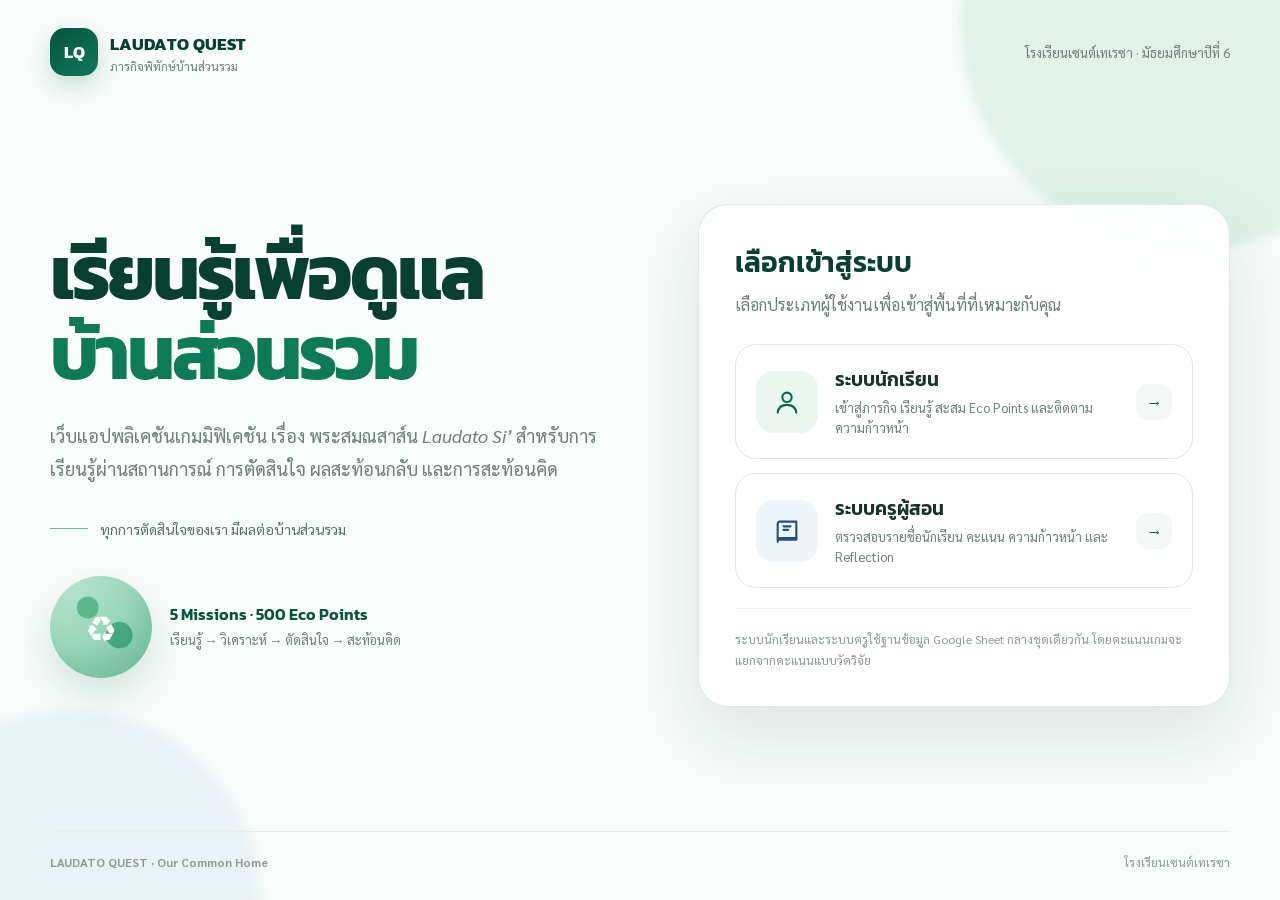
<file: index.html>
<!doctype html>
<html lang="th">
<head>
  <meta charset="utf-8" />
  <meta name="viewport" content="width=device-width, initial-scale=1, viewport-fit=cover" />
  <meta name="theme-color" content="#0b6b4f" />
  <meta name="description" content="หน้าหลัก LAUDATO QUEST เลือกเข้าสู่ระบบนักเรียนหรือระบบครูผู้สอน" />
  <title>LAUDATO QUEST | หน้าหลักระบบ</title>
  <link rel="preconnect" href="https://fonts.googleapis.com">
  <link rel="preconnect" href="https://fonts.gstatic.com" crossorigin>
  <link href="https://fonts.googleapis.com/css2?family=Kanit:wght@400;500;600;700&family=Sarabun:wght@400;500;600;700&display=swap" rel="stylesheet">
  <link rel="stylesheet" href="portal.css" />
  <link rel="stylesheet" href="responsive.css" />
</head>
<body>
  <div class="portal-shell">
    <div class="bg-orb orb-one"></div>
    <div class="bg-orb orb-two"></div>

    <header class="portal-header">
      <a class="brand" href="index.html" aria-label="LAUDATO QUEST หน้าหลัก">
        <span class="brand-mark">LQ</span>
        <span class="brand-copy">
          <strong>LAUDATO QUEST</strong>
          <span>ภารกิจพิทักษ์บ้านส่วนรวม</span>
        </span>
      </a>
      <div class="school-label">โรงเรียนเซนต์เทเรซา · มัธยมศึกษาปีที่ 6</div>
    </header>

    <main class="portal-main">
      <section class="hero-copy">
        <h1>เรียนรู้เพื่อดูแล<br><span>บ้านส่วนรวม</span></h1>
        <p>เว็บแอปพลิเคชันเกมมิฟิเคชัน เรื่อง พระสมณสาส์น <em>Laudato Si’</em> สำหรับการเรียนรู้ผ่านสถานการณ์ การตัดสินใจ ผลสะท้อนกลับ และการสะท้อนคิด</p>
        <div class="quote">ทุกการตัดสินใจของเรา มีผลต่อบ้านส่วนรวม</div>
        <div class="portal-visual" aria-hidden="true">
          <div class="earth">♻</div>
          <div class="visual-copy">
            <strong>5 Missions · 500 Eco Points</strong>
            <span>เรียนรู้ → วิเคราะห์ → ตัดสินใจ → สะท้อนคิด</span>
          </div>
        </div>
      </section>

      <section class="entry-panel" aria-labelledby="entryTitle">
        <h2 id="entryTitle">เลือกเข้าสู่ระบบ</h2>
        <p>เลือกประเภทผู้ใช้งานเพื่อเข้าสู่พื้นที่ที่เหมาะกับคุณ</p>

        <div class="entry-list">
          <a class="entry-card student" href="student.html">
            <span class="entry-icon" aria-hidden="true">
              <svg viewBox="0 0 24 24"><circle cx="12" cy="8" r="4"></circle><path d="M4 21c.7-4.3 3.3-6.5 8-6.5s7.3 2.2 8 6.5"></path></svg>
            </span>
            <span class="entry-copy">
              <strong>ระบบนักเรียน</strong>
              <span>เข้าสู่ภารกิจ เรียนรู้ สะสม Eco Points และติดตามความก้าวหน้า</span>
            </span>
            <span class="entry-arrow" aria-hidden="true">→</span>
          </a>

          <a class="entry-card teacher" href="teacher.html">
            <span class="entry-icon" aria-hidden="true">
              <svg viewBox="0 0 24 24"><path d="M4 19.5V5.8A1.8 1.8 0 0 1 5.8 4H20v15.5H5.8A1.8 1.8 0 0 0 4 21.3"></path><path d="M4 19.5A1.8 1.8 0 0 1 5.8 18H20"></path><path d="M9 8h6"></path><path d="M9 11h4"></path></svg>
            </span>
            <span class="entry-copy">
              <strong>ระบบครูผู้สอน</strong>
              <span>ตรวจสอบรายชื่อนักเรียน คะแนน ความก้าวหน้า และ Reflection</span>
            </span>
            <span class="entry-arrow" aria-hidden="true">→</span>
          </a>
        </div>

        <div class="portal-note">ระบบนักเรียนและระบบครูใช้ฐานข้อมูล Google Sheet กลางชุดเดียวกัน โดยคะแนนเกมจะแยกจากคะแนนแบบวัดวิจัย</div>
      </section>
    </main>

    <footer class="portal-footer">
      <strong>LAUDATO QUEST · Our Common Home</strong>
      <span>โรงเรียนเซนต์เทเรซา</span>
    </footer>
  </div>
</body>
</html>
</file>
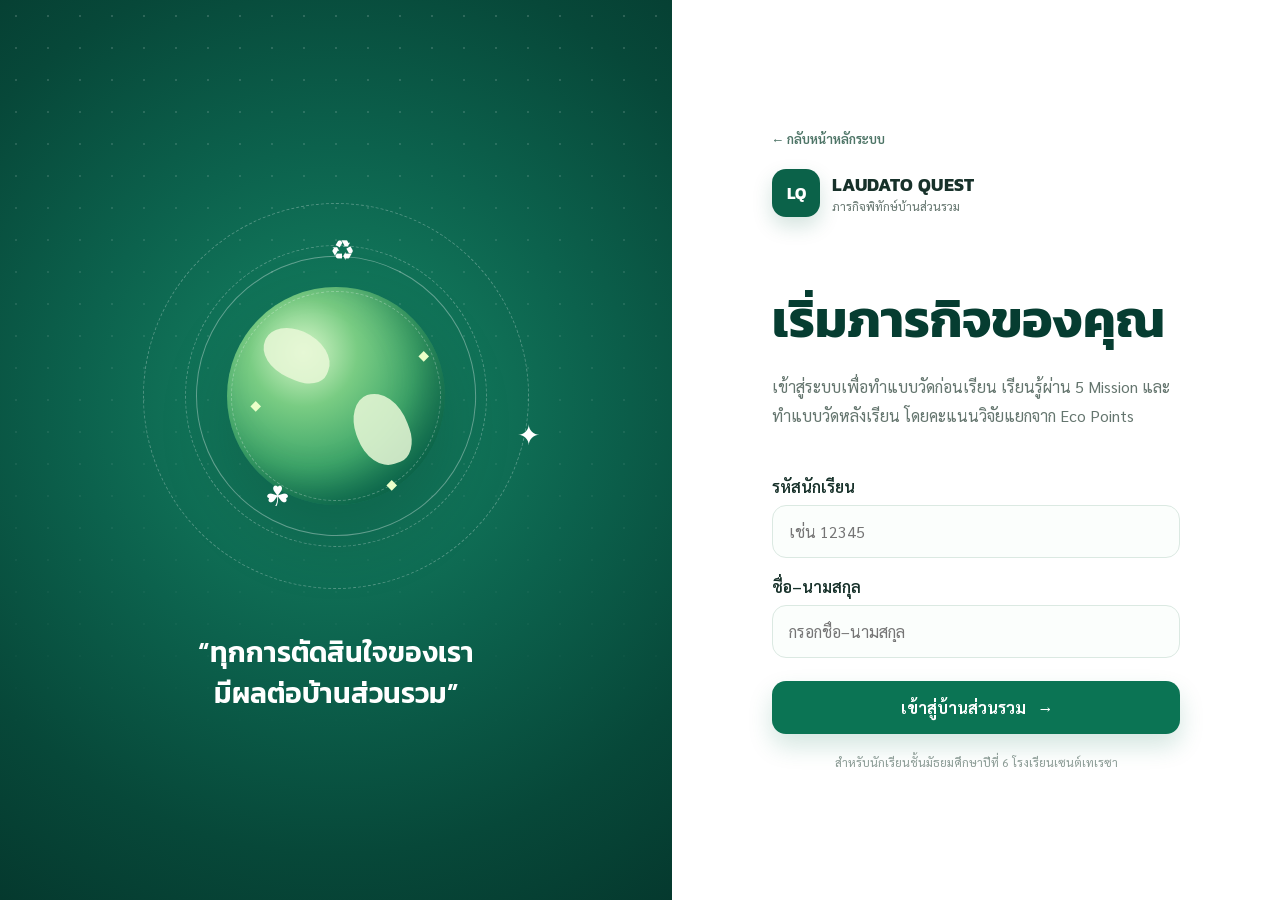
<file: student.html>
<!doctype html>
<html lang="th">
<head>
  <meta charset="utf-8" />
  <meta name="viewport" content="width=device-width, initial-scale=1, viewport-fit=cover" />
  <meta name="theme-color" content="#0b6b4f" />
  <meta name="description" content="LAUDATO QUEST ระบบนักเรียน" />
  <title>LAUDATO QUEST | ระบบนักเรียน</title>
  <link rel="preconnect" href="https://fonts.googleapis.com">
  <link rel="preconnect" href="https://fonts.gstatic.com" crossorigin>
  <link href="https://fonts.googleapis.com/css2?family=Kanit:wght@400;500;600;700&family=Sarabun:wght@400;500;600;700&display=swap" rel="stylesheet">
  <link rel="stylesheet" href="styles.css" />
  <link rel="stylesheet" href="research.css" />
  <link rel="stylesheet" href="responsive.css" />
  <style>
    .account-actions{display:flex;align-items:center;gap:8px}.logout-button{height:50px;border:1px solid #e6ece9;background:#fff;color:#7a4b45;border-radius:16px;padding:0 14px;display:flex;align-items:center;gap:7px;font-weight:700}.logout-button svg{width:18px;height:18px;fill:none;stroke:currentColor;stroke-width:2;stroke-linecap:round;stroke-linejoin:round}.portal-back{display:inline-flex;align-items:center;gap:7px;color:#4d7466;text-decoration:none;font:600 13px "Sarabun";margin-bottom:22px}@media(max-width:760px){.logout-button{width:44px;height:44px;padding:0;justify-content:center;border-radius:13px}.logout-button .logout-text{display:none}.account-actions{gap:6px}.profile-pill{padding-right:8px}}
  </style>
</head>
<body>
  <div class="ambient ambient-one"></div><div class="ambient ambient-two"></div>

  <section class="login-screen" id="loginScreen" aria-labelledby="loginTitle">
    <div class="login-visual" aria-hidden="true">
      <div class="planet-wrap"><div class="planet"><span class="leaf leaf-a">◆</span><span class="leaf leaf-b">◆</span><span class="leaf leaf-c">◆</span><div class="planet-ring"></div></div><div class="orbit orbit-a"><span>♻</span></div><div class="orbit orbit-b"><span>✦</span></div><div class="orbit orbit-c"><span>☘</span></div></div>
      <p class="visual-quote">“ทุกการตัดสินใจของเรา<br>มีผลต่อบ้านส่วนรวม”</p>
    </div>
    <div class="login-panel">
      <a class="portal-back" href="index.html">← กลับหน้าหลักระบบ</a>
      <div class="brand brand-login"><div class="brand-mark">LQ</div><div><strong>LAUDATO QUEST</strong><span>ภารกิจพิทักษ์บ้านส่วนรวม</span></div></div>
      <div class="login-copy"><h1 id="loginTitle">เริ่มภารกิจของคุณ</h1><p>เข้าสู่ระบบเพื่อทำแบบวัดก่อนเรียน เรียนรู้ผ่าน 5 Mission และทำแบบวัดหลังเรียน โดยคะแนนวิจัยแยกจาก Eco Points</p></div>
      <form id="loginForm" class="login-form"><label><span>รหัสนักเรียน</span><input id="studentId" name="studentId" inputmode="numeric" autocomplete="username" placeholder="เช่น 12345" required /></label><label><span>ชื่อ–นามสกุล</span><input id="studentName" name="studentName" autocomplete="name" placeholder="กรอกชื่อ–นามสกุล" required /></label><button class="btn btn-primary btn-large" type="submit">เข้าสู่บ้านส่วนรวม <span>→</span></button></form>
      <p class="login-note">สำหรับนักเรียนชั้นมัธยมศึกษาปีที่ 6 โรงเรียนเซนต์เทเรซา</p>
    </div>
  </section>

  <div class="app-shell is-hidden" id="appShell">
    <header class="topbar">
      <a class="brand" href="#home"><div class="brand-mark">LQ</div><div><strong>LAUDATO QUEST</strong><span>ภารกิจพิทักษ์บ้านส่วนรวม</span></div></a>
      <nav class="nav-links"><a class="active" href="#home">หน้าหลัก</a><a href="#researchFlow">ลำดับการเรียนรู้</a><a href="#missions">ภารกิจ</a><a href="#progress">ความก้าวหน้า</a></nav>
      <div class="account-actions"><button class="profile-pill" id="profileButton" type="button"><span class="avatar" id="avatarInitial">T</span><span class="profile-copy"><strong id="profileName">นักเรียน</strong><small id="profileLevel">Eco Explorer</small></span></button><button class="logout-button" id="logoutButton" type="button" aria-label="ออกจากระบบ"><svg viewBox="0 0 24 24"><path d="M10 17l5-5-5-5"></path><path d="M15 12H3"></path><path d="M14 3h4a2 2 0 0 1 2 2v14a2 2 0 0 1-2 2h-4"></path></svg><span class="logout-text">ออกจากระบบ</span></button></div>
    </header>

    <main>
      <div class="system-notice is-hidden" id="systemNotice"></div>
      <section class="hero" id="home">
        <div class="hero-copy"><p class="section-label">OUR COMMON HOME</p><h1>5 ภารกิจ เพื่อมองโลก<br><span>ด้วยความรับผิดชอบ</span></h1><p class="hero-description">เรียนรู้จากสถานการณ์ใกล้ตัว เชื่อมโยงผลกระทบ ตัดสินใจ และสะท้อนการเปลี่ยนแปลงของตัวเองตามแนวคิด <em>Laudato Si’</em></p><div class="hero-actions"><button class="btn btn-primary" id="continueButton" type="button">เริ่มการเรียนรู้ <span>→</span></button><button class="btn btn-ghost" id="howToPlayButton" type="button">วิธีเล่น</button><button class="btn btn-certificate is-hidden" id="certificateButton" type="button">ใบประกาศ Guardian</button></div></div>
        <div class="hero-dashboard"><div class="hero-orbit"><div class="mini-earth">♻</div><span class="dot dot-1"></span><span class="dot dot-2"></span><span class="dot dot-3"></span></div><div class="progress-ring" id="progressRing" style="--progress:0"><div><strong id="progressPercent">0%</strong><span>ความก้าวหน้า</span></div></div><div class="current-status"><span>ระดับปัจจุบัน</span><strong id="heroLevel">Eco Explorer</strong><small id="heroLevelThai">ผู้เริ่มสำรวจ</small></div></div>
      </section>

      <section class="research-flow-section" id="researchFlow">
        <div class="section-heading"><div><p class="section-label">RESEARCH LEARNING FLOW</p><h2>ลำดับการเรียนรู้และการเก็บข้อมูล</h2><p>คะแนนแบบวัดก่อน–หลังเรียนแยกจากคะแนนเกม Eco Points และใช้สำหรับการวิเคราะห์ผลการวิจัย</p></div></div>
        <div class="research-flow-grid">
          <article class="research-step pending" id="pretestStep"><span class="research-step-no">01</span><div><small>ก่อนเริ่มเกม</small><h3>แบบวัดก่อนเรียน</h3><p>แบบวัดจิตสำนึกรับผิดชอบต่อสิ่งแวดล้อม 40 ข้อ</p><strong class="research-step-status">รอดำเนินการ</strong><button class="research-action" id="pretestButton" type="button">ทำแบบวัดก่อนเรียน</button></div></article>
          <article class="research-step pending" id="missionsStep"><span class="research-step-no">02</span><div><small>การจัดการเรียนรู้</small><h3>LAUDATO QUEST</h3><p>เรียนรู้ผ่าน 5 Mission พร้อม Situation Challenge, Feedback และ Reflection</p><strong class="research-step-status">0/5 Mission</strong><a class="research-action link" href="#missions">ดูภารกิจ</a></div></article>
          <article class="research-step pending" id="posttestStep"><span class="research-step-no">03</span><div><small>หลังครบทุก Mission</small><h3>แบบวัดหลังเรียน</h3><p>ใช้แบบวัดชุดเดียวกับก่อนเรียนเพื่อเปรียบเทียบผล</p><strong class="research-step-status">รอดำเนินการ</strong><button class="research-action blue" id="posttestButton" type="button">ผ่าน 5 Mission เพื่อปลดล็อก</button></div></article>
        </div>
      </section>

      <section class="stat-strip" id="progress"><article><span class="stat-icon">✦</span><div><strong id="ecoPoints">0</strong><span>Eco Points</span></div></article><article><span class="stat-icon">✓</span><div><strong id="completedCount">0/5</strong><span>ภารกิจสำเร็จ</span></div></article><article><span class="stat-icon">◇</span><div><strong id="badgeCount">0</strong><span>เหรียญที่ได้รับ</span></div></article><article><span class="stat-icon">↗</span><div><strong id="nextTarget">100</strong><span>คะแนนสู่ระดับถัดไป</span></div></article></section>

      <section class="mission-section" id="missions"><div class="section-heading"><div><p class="section-label">MISSION JOURNEY</p><h2>เส้นทางผู้พิทักษ์บ้านส่วนรวม</h2><p>ผ่านแต่ละภารกิจเพื่อปลดล็อกบทเรียนถัดไป ทุก Mission เต็ม 100 Eco Points</p></div><div class="legend"><span class="legend-dot done"></span>สำเร็จ <span class="legend-dot open"></span>พร้อมเล่น <span class="legend-dot locked"></span>ล็อก</div></div><div class="journey" id="missionJourney"></div></section>

      <section class="learning-section"><div class="learning-copy"><p class="section-label">HOW YOU LEARN</p><h2>ไม่ใช่แค่ตอบถูก แต่ต้องเห็นผลของการเลือก</h2><p>เกมจะพาคุณผ่านวงจรการเรียนรู้ที่เชื่อมความรู้ คุณค่า ความรับผิดชอบ และการปฏิบัติจริงเข้าด้วยกัน</p></div><div class="learning-flow"><div><span>01</span><strong>เรียนรู้</strong><small>สำรวจข้อมูลสำคัญ</small></div><i>→</i><div><span>02</span><strong>วิเคราะห์</strong><small>เชื่อมสาเหตุและผลกระทบ</small></div><i>→</i><div><span>03</span><strong>ตัดสินใจ</strong><small>เลือกจากสถานการณ์จริง</small></div><i>→</i><div><span>04</span><strong>สะท้อนคิด</strong><small>พิจารณาสิ่งที่จะเปลี่ยน</small></div></div></section>
    </main>
    <footer><div class="footer-brand"><strong>LAUDATO QUEST</strong><span>เว็บแอปพลิเคชันเกมมิฟิเคชันเพื่อการเรียนรู้</span></div><p>โรงเรียนเซนต์เทเรซา · Laudato Si’ · Our Common Home</p></footer>
  </div>

  <dialog class="modal" id="missionModal"><div class="modal-shell"><button class="modal-close" id="missionClose" type="button">×</button><div class="modal-progress"><span id="modalProgressBar"></span></div><div id="missionModalContent"></div></div></dialog>
  <dialog class="modal compact" id="howToModal"><div class="modal-shell"><button class="modal-close" id="howToClose" type="button">×</button><div class="howto-content"><p class="section-label">HOW TO PLAY</p><h2>วิธีเล่น LAUDATO QUEST</h2><ol><li><span>1</span><div><strong>ทำแบบวัดก่อนเรียน</strong><p>ระบบเก็บคะแนนวิจัยแยกจาก Eco Points</p></div></li><li><span>2</span><div><strong>ผ่าน 5 Mission</strong><p>อ่าน Learning Card วิเคราะห์สถานการณ์ และรับ Feedback</p></div></li><li><span>3</span><div><strong>Reflection</strong><p>สะท้อนสิ่งที่เรียนรู้และ Eco Commitment</p></div></li><li><span>4</span><div><strong>ทำแบบวัดหลังเรียน</strong><p>เมื่อผ่านครบทุก Mission ระบบจะปลดล็อก Posttest</p></div></li></ol></div></div></dialog>
  <dialog class="assessment-modal" id="assessmentModal"><div class="assessment-shell"><button class="modal-close" id="assessmentClose" type="button">×</button><div id="assessmentContent"></div></div></dialog>
  <div class="toast" id="toast" role="status" aria-live="polite"></div>
  <script src="app.js"></script>
  <script src="student-patch.js"></script>
</body>
</html>
</file>
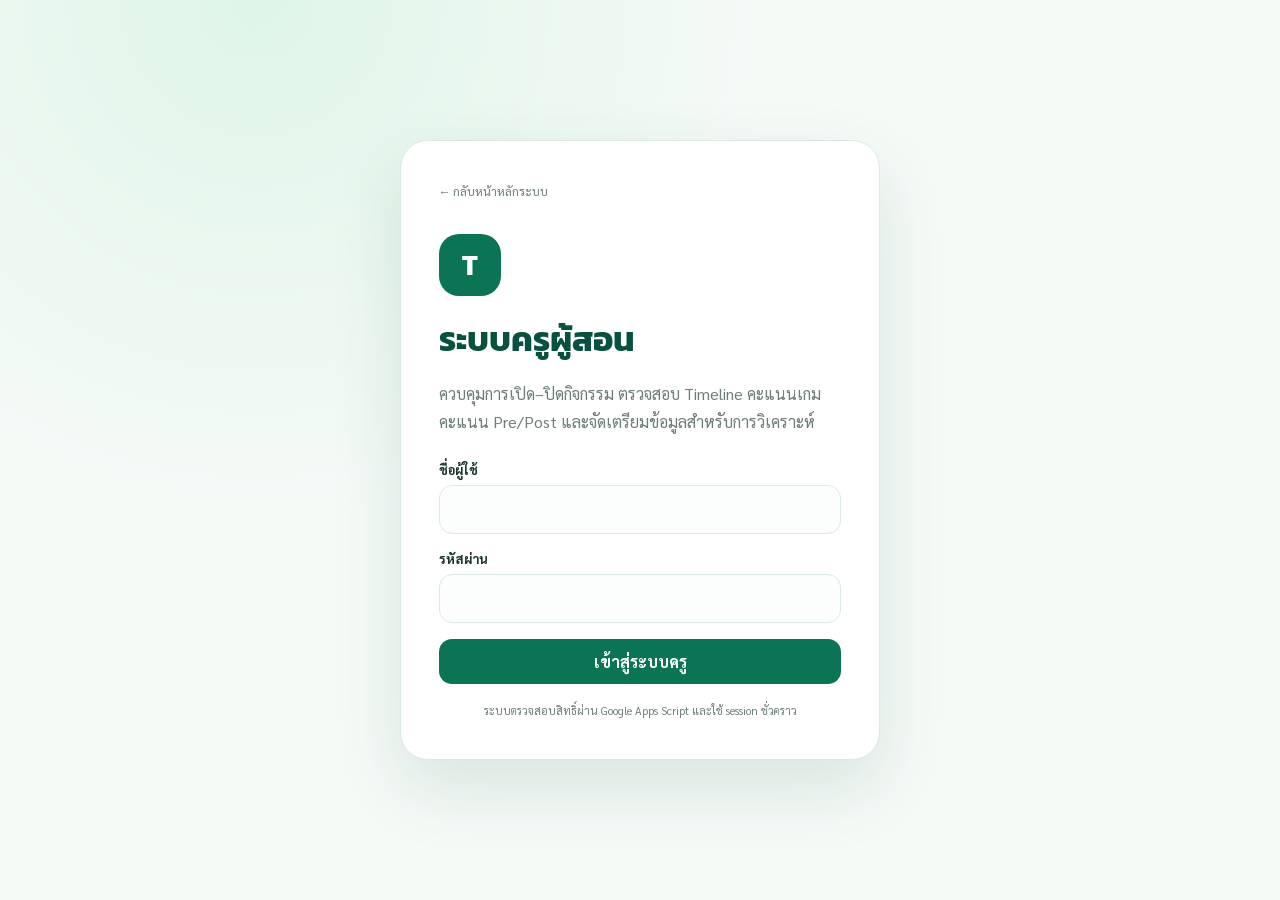
<file: teacher.html>
<!doctype html><html lang="th"><head><meta charset="utf-8"><meta name="viewport" content="width=device-width, initial-scale=1, viewport-fit=cover"><meta name="theme-color" content="#0b6249"><title>LAUDATO QUEST | ระบบครูผู้สอน</title><link rel="preconnect" href="https://fonts.googleapis.com"><link rel="preconnect" href="https://fonts.gstatic.com" crossorigin><link href="https://fonts.googleapis.com/css2?family=Kanit:wght@400;500;600;700&family=Sarabun:wght@400;500;600;700&display=swap" rel="stylesheet"><link rel="stylesheet" href="teacher.css"><link rel="stylesheet" href="research.css"><link rel="stylesheet" href="responsive.css"></head><body>
<section class="teacher-login" id="teacherLoginView"><div class="login-card"><a class="back-link" href="index.html">← กลับหน้าหลักระบบ</a><div class="teacher-mark">T</div><h1>ระบบครูผู้สอน</h1><p>ควบคุมการเปิด–ปิดกิจกรรม ตรวจสอบ Timeline คะแนนเกม คะแนน Pre/Post และจัดเตรียมข้อมูลสำหรับการวิเคราะห์</p><form id="teacherLoginForm"><label><span>ชื่อผู้ใช้</span><input id="teacherUsername" autocomplete="username" required></label><label><span>รหัสผ่าน</span><input id="teacherPin" type="password" inputmode="numeric" autocomplete="current-password" required></label><button type="submit" class="primary-btn" id="teacherLoginButton">เข้าสู่ระบบครู</button></form><p class="security-note">ระบบตรวจสอบสิทธิ์ผ่าน Google Apps Script และใช้ session ชั่วคราว</p></div></section>
<div class="dashboard hidden" id="teacherDashboard">
<header class="teacher-topbar"><a class="brand" href="teacher.html"><span class="brand-mark">LQ</span><span><strong>LAUDATO QUEST</strong><small>Teacher Dashboard</small></span></a><div class="top-actions"><span class="teacher-name" id="teacherName">ครูผู้สอน</span><button class="secondary-btn" id="refreshButton" type="button">รีเฟรช</button><button class="logout-btn" id="teacherLogoutButton" type="button">ออกจากระบบ</button></div></header>
<main class="teacher-main">
<section class="page-head"><div><h1>ภาพรวมการเรียนรู้ของนักเรียน</h1><p>ติดตาม Pretest → Mission 1–5 → Posttest และควบคุมการเปิดใช้งานจากหน้าจอเดียว</p></div><div class="system-status"><span id="gameStatusDot"></span><div><small>สถานะระบบนักเรียน</small><strong id="gameStatusText">—</strong></div></div></section>
<section class="summary-grid"><article><small>นักเรียน ม.6/5</small><strong id="metricStudents">0</strong><span>คน</span></article><article><small>เข้าสู่ระบบแล้ว</small><strong id="metricLoggedIn">0</strong><span>คน</span></article><article><small>ทำ Pretest แล้ว</small><strong id="metricPretest">0</strong><span>คน</span></article><article><small>เริ่ม Mission</small><strong id="metricStarted">0</strong><span>คน</span></article><article><small>รอ Posttest</small><strong id="metricWaitingPost">0</strong><span>คน</span></article><article><small>ครบกระบวนการ</small><strong id="metricCompleted">0</strong><span>คน</span></article><article><small>Eco Points เฉลี่ย</small><strong id="metricAverage">0</strong><span>คะแนน</span></article></section>

<section class="teacher-control-panel"><div class="control-head"><div><h2>ควบคุมการใช้งาน</h2><p>การเปลี่ยนแปลงมีผลกับนักเรียนเมื่อเรียกข้อมูลครั้งถัดไป</p></div><div class="report-actions"><button class="report-btn" id="exportCsvButton" type="button">ดาวน์โหลด CSV</button><button class="report-btn excel" id="exportExcelButton" type="button">ดาวน์โหลด Excel</button><button class="report-btn backup" id="backupButton" type="button">สำรองข้อมูลตอนนี้</button></div></div>
<div class="control-global-grid"><article class="control-card"><small>ระบบนักเรียน</small><strong id="controlGameLabel">—</strong><div class="toggle-row"><button class="toggle-btn" id="gameOpenButton">เปิด</button><button class="toggle-btn" id="gameCloseButton">ปิด</button></div></article><article class="control-card"><small>การส่งคำตอบ</small><strong id="controlAnswerLabel">—</strong><div class="toggle-row"><button class="toggle-btn" id="answersOpenButton">เปิด</button><button class="toggle-btn" id="answersCloseButton">ปิด</button></div></article><article class="control-card"><small>Mission ที่กำลังใช้งาน</small><strong>กำหนดภารกิจหลัก</strong><select id="activeMissionSelect"><option value="ALL">ALL · เปิดตามสถานะราย Mission</option></select></article><article class="control-card"><small>แบบวัดวิจัย</small><strong>Pretest / Posttest</strong><div class="toggle-row"><button class="toggle-btn" id="pretestToggle">Pretest</button><button class="toggle-btn" id="posttestToggle">Posttest</button></div></article></div>
<div class="mission-control-list" id="missionControlList"></div></section>

<section class="mission-overview"><div class="section-title"><div><h2>ความก้าวหน้าราย Mission</h2><p>จำนวนผู้เรียนที่เริ่มและผ่านแต่ละภารกิจ</p></div><span id="lastUpdated">—</span></div><div class="mission-bars" id="missionBars"></div></section>
<section class="students-section"><div class="section-title student-tools"><div><h2>รายชื่อนักเรียน</h2><p>กดรายชื่อเพื่อดู Timeline คะแนนแต่ละด้าน และ Reflection</p></div><div class="filters"><input id="studentSearch" type="search" placeholder="ค้นหารหัสหรือชื่อ..."><select id="statusFilter"><option value="all">ทั้งหมด</option><option value="not-started">🔴 ยังไม่เริ่ม</option><option value="started">🟡 กำลังทำ</option><option value="waiting-posttest">🔵 รอ Posttest</option><option value="completed">🟢 ครบกระบวนการ</option><option value="missing-M01">ยังไม่ผ่าน Mission 1</option><option value="missing-M02">ยังไม่ผ่าน Mission 2</option><option value="missing-M03">ยังไม่ผ่าน Mission 3</option><option value="missing-M04">ยังไม่ผ่าน Mission 4</option><option value="missing-M05">ยังไม่ผ่าน Mission 5</option><option value="missing-posttest">ยังไม่ทำ Posttest</option><option value="test">บัญชีทดสอบ</option></select></div></div><div class="table-wrap"><table><thead><tr><th>รหัส</th><th>ชื่อ–นามสกุล</th><th>ล่าสุด</th><th>Pretest</th><th>Mission</th><th>Posttest</th><th>Eco Points</th><th>สถานะ</th><th></th></tr></thead><tbody id="studentsTableBody"></tbody></table></div><div class="empty-state hidden" id="emptyStudents">ไม่พบข้อมูลที่ตรงกับตัวกรอง</div></section>
</main></div>
<dialog id="studentDetailDialog" class="detail-dialog"><div class="detail-shell"><button class="dialog-close" id="detailCloseButton" type="button">×</button><div id="studentDetailContent"></div></div></dialog><div class="toast" id="teacherToast" role="status" aria-live="polite"></div><script src="teacher.js"></script></body></html>
</file>
<file: portal.css>
:root{
  --green-950:#073f31;
  --green-900:#07533e;
  --green-800:#0a664c;
  --green-700:#0d7a58;
  --green-100:#dff2e9;
  --mint-50:#f4fbf7;
  --mint-100:#e9f7f0;
  --ink:#17332a;
  --muted:#6d8078;
  --line:#dce9e2;
  --surface:#ffffff;
  --teacher:#244f78;
  --teacher-soft:#eef5fb;
  --shadow:0 28px 70px rgba(17,80,59,.13);
}
*{box-sizing:border-box}
html{scroll-behavior:smooth}
body{margin:0;min-height:100vh;font-family:"Sarabun",sans-serif;color:var(--ink);background:#f8fcfa;overflow-x:hidden}
a{text-decoration:none;color:inherit}
button,a{font-family:inherit}
.portal-shell{min-height:100vh;position:relative;display:flex;flex-direction:column;isolation:isolate}
.bg-orb{position:fixed;border-radius:999px;filter:blur(4px);z-index:-2;pointer-events:none}
.orb-one{width:460px;height:460px;background:rgba(57,170,120,.12);top:-210px;right:-140px}
.orb-two{width:380px;height:380px;background:rgba(88,150,205,.09);bottom:-190px;left:-120px}
.portal-header{width:min(1180px,calc(100% - 40px));margin:0 auto;padding:28px 0;display:flex;justify-content:space-between;align-items:center;gap:18px}
.brand{display:flex;align-items:center;gap:12px}.brand-mark{width:48px;height:48px;border-radius:15px;background:linear-gradient(145deg,var(--green-900),var(--green-700));display:grid;place-items:center;color:#fff;font:700 17px "Kanit";box-shadow:0 10px 24px rgba(8,103,75,.2)}
.brand-copy strong,.brand-copy span{display:block}.brand-copy strong{font:700 17px "Kanit";letter-spacing:.02em;color:var(--green-950)}.brand-copy span{font-size:12px;color:var(--muted);margin-top:1px}
.school-label{font-size:13px;color:var(--muted);text-align:right}
.portal-main{width:min(1180px,calc(100% - 40px));margin:auto;display:grid;grid-template-columns:minmax(0,1fr) minmax(500px,.92fr);align-items:center;gap:70px;padding:48px 0 72px}
.hero-copy h1{font:700 clamp(44px,6vw,76px)/1.05 "Kanit";letter-spacing:-.04em;margin:0;color:var(--green-950)}.hero-copy h1 span{color:var(--green-700)}
.hero-copy>p{font-size:18px;line-height:1.85;color:var(--muted);max-width:650px;margin:26px 0 0}
.quote{display:flex;align-items:center;gap:12px;margin-top:34px;color:#587069;font-size:14px}.quote::before{content:"";width:38px;height:1px;background:#83ae9e}
.portal-visual{margin-top:38px;display:flex;align-items:center;gap:18px}.earth{width:102px;height:102px;border-radius:50%;display:grid;place-items:center;background:radial-gradient(circle at 37% 31%,#59b98c 0 11%,transparent 12%),radial-gradient(circle at 68% 58%,#47aa7d 0 14%,transparent 15%),linear-gradient(145deg,#b9e8d1,#7cc7a5);color:#fff;font-size:36px;box-shadow:inset -10px -13px 25px rgba(5,92,65,.12),0 18px 38px rgba(11,105,77,.16)}
.visual-copy strong,.visual-copy span{display:block}.visual-copy strong{font:600 16px "Kanit";color:var(--green-900)}.visual-copy span{color:var(--muted);font-size:13px;margin-top:4px;line-height:1.6}
.entry-panel{background:rgba(255,255,255,.9);border:1px solid rgba(220,233,226,.95);border-radius:30px;padding:36px;box-shadow:var(--shadow);backdrop-filter:blur(12px)}
.entry-panel h2{font:600 28px "Kanit";margin:0;color:var(--green-950)}.entry-panel>p{margin:8px 0 26px;color:var(--muted);line-height:1.7}
.entry-list{display:grid;gap:14px}.entry-card{position:relative;display:grid;grid-template-columns:62px 1fr auto;align-items:center;gap:17px;padding:20px;border:1px solid var(--line);border-radius:21px;background:#fff;transition:.2s ease;overflow:hidden}.entry-card::after{content:"";position:absolute;inset:0 auto 0 0;width:4px;background:transparent;transition:.2s}.entry-card:hover{transform:translateY(-2px);box-shadow:0 16px 32px rgba(34,83,65,.09);border-color:#b9d9ca}.entry-card:hover::after{background:var(--green-700)}
.entry-card.teacher:hover{border-color:#c5d8e8}.entry-card.teacher:hover::after{background:var(--teacher)}
.entry-icon{width:62px;height:62px;border-radius:18px;display:grid;place-items:center;background:var(--mint-100);color:var(--green-800)}.entry-icon svg{width:28px;height:28px;fill:none;stroke:currentColor;stroke-width:1.8;stroke-linecap:round;stroke-linejoin:round}.teacher .entry-icon{background:var(--teacher-soft);color:var(--teacher)}
.entry-copy strong,.entry-copy span{display:block}.entry-copy strong{font:600 19px "Kanit";color:var(--ink)}.entry-copy span{font-size:13px;color:var(--muted);line-height:1.55;margin-top:4px}.entry-arrow{width:36px;height:36px;border-radius:12px;background:#f4f8f6;color:var(--green-800);display:grid;place-items:center;font-weight:700;transition:.2s}.entry-card:hover .entry-arrow{background:var(--green-800);color:#fff;transform:translateX(2px)}.teacher:hover .entry-arrow{background:var(--teacher)}
.portal-note{margin-top:20px;padding-top:20px;border-top:1px solid #edf2ef;font-size:12px;color:#8a9993;line-height:1.7}
.portal-footer{width:min(1180px,calc(100% - 40px));margin:0 auto;padding:22px 0 30px;border-top:1px solid #e5eee9;display:flex;justify-content:space-between;gap:20px;color:#8a9993;font-size:12px}
@media(max-width:960px){.portal-main{grid-template-columns:1fr;gap:44px;padding-top:28px}.hero-copy{text-align:center}.hero-copy>p{margin-left:auto;margin-right:auto}.quote{justify-content:center}.portal-visual{justify-content:center}.entry-panel{max-width:650px;width:100%;margin:0 auto}}
@media(max-width:640px){.portal-header{width:min(100% - 28px,1180px);padding:20px 0}.school-label{display:none}.portal-main{width:min(100% - 28px,1180px);padding:24px 0 48px}.hero-copy h1{font-size:42px}.hero-copy>p{font-size:16px;margin-top:20px}.portal-visual{margin-top:27px}.earth{width:82px;height:82px}.entry-panel{padding:22px;border-radius:24px}.entry-panel h2{font-size:24px}.entry-card{grid-template-columns:52px 1fr auto;padding:16px;gap:13px}.entry-icon{width:52px;height:52px;border-radius:15px}.entry-copy strong{font-size:17px}.entry-copy span{font-size:12px}.portal-footer{width:min(100% - 28px,1180px);display:block;text-align:center}.portal-footer span{display:block;margin-top:5px}}
</file>
<file: responsive.css>
/* LAUDATO QUEST — shared responsive layer
   Targets phones, tablets/iPad, laptops and desktop screens. */

html{-webkit-text-size-adjust:100%;text-size-adjust:100%}
body{max-width:100%;overflow-x:hidden}
img,svg,video,canvas{max-width:100%}
button,a,input,select,textarea{-webkit-tap-highlight-color:transparent}
input,select,textarea{font-size:16px}
button,.btn,.primary-btn,.secondary-btn,.logout-btn,.entry-card{touch-action:manipulation}

/* Keep controls comfortably tappable on touch devices */
@media (pointer:coarse){
  button,.btn,.primary-btn,.secondary-btn,.logout-btn,.view-btn{min-height:44px}
  input,select,textarea{min-height:46px}
}

/* ---------- Central portal ---------- */
@media(max-width:1100px){
  .portal-shell .portal-main{grid-template-columns:minmax(0,1fr) minmax(420px,.95fr);gap:42px}
  .portal-shell .hero-copy h1{font-size:clamp(42px,6vw,64px)}
  .portal-shell .entry-panel{padding:30px}
}

@media(max-width:900px){
  .portal-shell .portal-header,.portal-shell .portal-main,.portal-shell .portal-footer{width:min(100% - 36px,760px)}
  .portal-shell .portal-main{grid-template-columns:1fr;gap:34px;padding:28px 0 54px}
  .portal-shell .hero-copy{text-align:center}
  .portal-shell .quote,.portal-shell .portal-visual{justify-content:center}
  .portal-shell .entry-panel{width:100%;max-width:680px;margin-inline:auto}
}

@media(max-width:600px){
  .portal-shell .portal-header,.portal-shell .portal-main,.portal-shell .portal-footer{width:calc(100% - 28px)}
  .portal-shell .portal-header{padding-top:max(18px,env(safe-area-inset-top));padding-bottom:18px}
  .portal-shell .brand-mark{width:44px;height:44px}
  .portal-shell .school-label{display:none}
  .portal-shell .hero-copy h1{font-size:clamp(36px,12vw,46px);line-height:1.08}
  .portal-shell .hero-copy>p{font-size:15px;line-height:1.75}
  .portal-shell .portal-visual{align-items:center;text-align:left}
  .portal-shell .earth{width:72px;height:72px;flex:0 0 72px}
  .portal-shell .entry-panel{padding:20px;border-radius:22px}
  .portal-shell .entry-card{grid-template-columns:50px minmax(0,1fr) 34px;gap:12px;padding:15px;border-radius:18px}
  .portal-shell .entry-icon{width:50px;height:50px;border-radius:15px}
  .portal-shell .entry-copy strong{font-size:17px}
  .portal-shell .entry-copy span{font-size:12px}
  .portal-shell .portal-footer{padding-bottom:max(24px,env(safe-area-inset-bottom));text-align:center;display:block}
}

@media(max-width:390px){
  .portal-shell .portal-main{padding-top:14px}
  .portal-shell .brand-copy span{display:none}
  .portal-shell .portal-visual{gap:12px}
  .portal-shell .earth{width:62px;height:62px;flex-basis:62px}
  .portal-shell .visual-copy strong{font-size:14px}
  .portal-shell .visual-copy span{font-size:11px}
  .portal-shell .entry-card{grid-template-columns:46px minmax(0,1fr) 30px;padding:13px}
  .portal-shell .entry-icon{width:46px;height:46px}
}

/* ---------- Student system ---------- */
@media(max-width:1100px) and (min-width:901px){
  .app-shell main{padding-inline:24px}
  .app-shell .topbar{padding-inline:24px}
  .app-shell .hero{gap:42px}
  .app-shell .hero h1{font-size:clamp(44px,5.7vw,60px)}
  .app-shell .stat-strip article{padding:18px}
  .app-shell .learning-section{gap:34px}
  .app-shell .learning-flow div{padding:15px}
}

@media(max-width:900px){
  .login-screen{min-height:100dvh}
  .login-screen .login-visual{min-height:280px;padding:32px 24px}
  .login-screen .planet-wrap{width:230px}
  .login-screen .login-panel{max-width:none;width:100%;padding:38px max(28px,6vw) max(44px,env(safe-area-inset-bottom))}
  .login-screen .brand-login{margin-bottom:30px}

  .app-shell{padding-bottom:72px}
  .app-shell .topbar{height:72px;padding-inline:18px}
  .app-shell .topbar>.brand span{display:none}
  .app-shell .nav-links{
    display:flex!important;position:fixed;z-index:60;left:12px;right:12px;
    bottom:max(10px,env(safe-area-inset-bottom));height:58px;padding:6px;
    border:1px solid #dce9e2;border-radius:18px;background:rgba(255,255,255,.96);
    backdrop-filter:blur(16px);box-shadow:0 14px 34px rgba(7,65,48,.16);
    justify-content:space-around;gap:4px
  }
  .app-shell .nav-links a{flex:1;text-align:center;padding:11px 7px;border-radius:12px;font-size:12px}
  .app-shell .nav-links a.active{background:#e9f7f0;color:var(--green-800)}
  .app-shell .nav-links a.active:after{display:none}
  .app-shell main{padding-inline:22px}
  .app-shell .hero{min-height:auto;padding:46px 0 34px}
  .app-shell .hero-dashboard{min-height:330px}
  .app-shell .section-heading{margin-bottom:28px}
  .app-shell .mission-section{padding:70px 0 60px}
  .app-shell .learning-section{padding:55px 0 70px}
  .app-shell footer{padding-bottom:90px}

  .modal{width:min(720px,calc(100vw - 24px));max-height:calc(100dvh - 24px)}
  .modal .modal-shell{max-height:calc(100dvh - 24px);overflow-y:auto;overscroll-behavior:contain}
  .runtime-modal-content{padding-left:28px!important;padding-right:28px!important}
}

@media(max-width:640px){
  .login-screen .login-visual{min-height:210px;padding:22px}
  .login-screen .planet-wrap{width:165px}
  .login-screen .visual-quote{font-size:17px;margin-top:12px}
  .login-screen .login-panel{padding:28px 18px max(34px,env(safe-area-inset-bottom))}
  .login-screen .portal-back{margin-bottom:16px}
  .login-screen .brand-login{margin-bottom:24px}
  .login-screen .login-copy h1{font-size:clamp(32px,10vw,40px)}
  .login-screen .login-copy p{font-size:14px;line-height:1.7}

  .app-shell .topbar{padding-inline:12px;gap:8px}
  .app-shell .topbar>.brand .brand-mark{width:40px;height:40px}
  .app-shell .account-actions{margin-left:auto}
  .app-shell .profile-pill{padding:5px;border-radius:13px}
  .app-shell .avatar{width:34px;height:34px}
  .app-shell .logout-button{width:42px;height:42px}
  .app-shell main{padding-inline:16px}
  .app-shell .hero{padding-top:34px}
  .app-shell .hero h1{font-size:clamp(34px,11vw,44px)}
  .app-shell .hero-dashboard{min-height:290px;border-radius:24px}
  .app-shell .progress-ring{width:155px;height:155px}
  .app-shell .progress-ring strong{font-size:34px}
  .app-shell .mini-earth{width:58px;height:58px;right:24px;top:24px;font-size:24px}
  .app-shell .current-status{left:15px;right:15px;bottom:15px;padding:11px 13px}
  .app-shell .stat-strip{border-radius:20px}
  .app-shell .stat-strip article{padding:16px}
  .app-shell .stat-icon{width:38px;height:38px}

  .app-shell .mission-card{grid-template-columns:48px minmax(0,1fr);gap:11px;padding:15px 13px}
  .app-shell .mission-number{width:42px;height:42px}
  .app-shell .mission-copy{min-width:0}
  .app-shell .mission-copy h3{font-size:16px;line-height:1.35}
  .app-shell .mission-copy p{font-size:12px;line-height:1.55}
  .app-shell .mission-meta{gap:6px}
  .app-shell .mission-meta span{padding:4px 7px}
  .app-shell .mission-action{grid-column:2;justify-content:space-between;width:100%}
  .app-shell .mission-action strong{font-size:12px;min-width:0;overflow:hidden;text-overflow:ellipsis}
  .app-shell .journey:before{left:21px}

  .app-shell .learning-flow{display:grid;grid-template-columns:1fr!important;overflow:visible;gap:8px}
  .app-shell .learning-flow i{transform:rotate(90deg);justify-self:center;margin:0}
  .app-shell .learning-flow div{min-height:auto;padding:16px}
  .app-shell .learning-flow strong{margin-top:10px}
  .app-shell footer{align-items:center;text-align:center;padding-inline:16px}

  .modal{width:100vw;max-width:none;max-height:100dvh;margin:0}
  .modal .modal-shell{min-height:100dvh;max-height:100dvh;border-radius:0;padding-top:env(safe-area-inset-top)}
  .modal .modal-close{top:max(12px,env(safe-area-inset-top));right:12px;width:44px;height:44px}
  .runtime-modal-content,.mission-modal-body,.howto-content{padding:58px 18px max(28px,env(safe-area-inset-bottom))!important}
  .runtime-modal-content h2,.mission-modal-body h2,.howto-content h2{font-size:clamp(25px,8vw,31px)!important}
  .runtime-options button,.option-btn{min-height:52px}
  .runtime-question-head{align-items:flex-start!important}
  .toast{left:14px!important;right:14px!important;bottom:calc(78px + env(safe-area-inset-bottom))!important;text-align:center;transform:translateY(12px)!important}
  .toast.show{transform:translateY(0)!important}
}

@media(max-width:390px){
  .app-shell .topbar>.brand{max-width:46px;overflow:hidden}
  .app-shell .hero h1{font-size:34px}
  .app-shell .hero-description{font-size:14px;line-height:1.75}
  .app-shell .hero-dashboard{min-height:270px}
  .app-shell .stat-strip article{padding:14px}
  .app-shell .section-heading h2,.app-shell .learning-copy h2{font-size:27px}
}

/* ---------- Teacher dashboard ---------- */
@media(max-width:1100px){
  .dashboard .teacher-main{padding-inline:20px}
  .dashboard .summary-grid{grid-template-columns:repeat(3,1fr)}
  .dashboard .mission-row{grid-template-columns:36px minmax(170px,1fr) 1.5fr 110px}
}

@media(max-width:820px){
  .teacher-login{padding:18px;padding-top:max(18px,env(safe-area-inset-top));padding-bottom:max(18px,env(safe-area-inset-bottom))}
  .teacher-login .login-card{padding:28px;border-radius:23px}

  .dashboard .teacher-topbar{height:auto;min-height:68px;padding:10px 14px;flex-wrap:wrap}
  .dashboard .teacher-topbar .brand{flex:1 1 auto}
  .dashboard .top-actions{margin-left:auto}
  .dashboard .teacher-name{display:none}
  .dashboard .teacher-main{padding:30px 14px 70px}
  .dashboard .page-head,.dashboard .section-title{align-items:flex-start;flex-direction:column}
  .dashboard .system-status{width:100%;justify-content:flex-start}
  .dashboard .summary-grid{grid-template-columns:repeat(2,1fr);gap:10px}
  .dashboard .summary-grid article{padding:16px}
  .dashboard .mission-overview,.dashboard .students-section{padding:18px;border-radius:19px}
  .dashboard .mission-row{grid-template-columns:34px minmax(0,1fr);gap:10px}
  .dashboard .mission-row .bar-track,.dashboard .mission-row .mission-count{grid-column:2}
  .dashboard .mission-count{text-align:left}
  .dashboard .student-tools{gap:14px}
  .dashboard .filters{grid-template-columns:1fr 150px;width:100%}
  .dashboard .table-wrap{-webkit-overflow-scrolling:touch;overscroll-behavior-inline:contain}
  .dashboard table{min-width:760px}

  .detail-dialog{width:calc(100vw - 20px);max-height:calc(100dvh - 20px)}
  .detail-dialog .detail-shell{max-height:calc(100dvh - 20px);padding:26px 20px;overscroll-behavior:contain}
}

@media(max-width:600px){
  .teacher-login .login-card{padding:24px 20px}
  .teacher-login .teacher-mark{width:54px;height:54px;border-radius:17px;margin:26px 0 15px}
  .teacher-login .login-card h1{font-size:30px}

  .dashboard .teacher-topbar{padding-top:max(9px,env(safe-area-inset-top))}
  .dashboard .brand small{display:none}
  .dashboard .secondary-btn{display:inline-flex;font-size:0;width:44px;padding:0;align-items:center;justify-content:center}
  .dashboard .secondary-btn:after{content:'↻';font-size:20px}
  .dashboard .logout-btn{padding:10px 12px}
  .dashboard .page-head h1{font-size:30px;line-height:1.2}
  .dashboard .page-head p,.dashboard .section-title p{font-size:13px;line-height:1.6}
  .dashboard .summary-grid{grid-template-columns:1fr 1fr}
  .dashboard .summary-grid strong{font-size:28px}
  .dashboard .filters{grid-template-columns:1fr}
  .dashboard table{min-width:640px}
  .dashboard th:nth-child(3),.dashboard td:nth-child(3),
  .dashboard th:nth-child(6),.dashboard td:nth-child(6){display:none}
  .dashboard .table-wrap{border-radius:14px}

  .detail-dialog{width:100vw;max-height:100dvh;margin:0}
  .detail-dialog .detail-shell{min-height:100dvh;max-height:100dvh;border-radius:0;padding:62px 16px max(24px,env(safe-area-inset-bottom))}
  .detail-dialog .dialog-close{top:max(12px,env(safe-area-inset-top));right:12px;width:44px;height:44px}
  .detail-dialog .detail-metrics{grid-template-columns:repeat(3,1fr);gap:7px}
  .detail-dialog .detail-metrics div{padding:11px 8px;text-align:center}
  .detail-dialog .detail-metrics strong{font-size:18px}
  .detail-dialog .progress-item{grid-template-columns:minmax(0,1fr) 72px;gap:7px}
  .detail-dialog .progress-item>span:last-child{grid-column:1/-1;color:var(--muted)}
}

@media(max-width:390px){
  .dashboard .summary-grid{grid-template-columns:1fr}
  .dashboard table{min-width:560px}
  .dashboard th:nth-child(1),.dashboard td:nth-child(1){display:none}
  .detail-dialog .detail-metrics{grid-template-columns:1fr}
}

/* iPad / tablet landscape with limited vertical space */
@media(min-width:700px) and (max-width:1180px) and (max-height:820px) and (orientation:landscape){
  .login-screen .login-visual{padding:28px}
  .login-screen .planet-wrap{width:min(300px,38vh)}
  .login-screen .visual-quote{font-size:20px;margin-top:12px}
  .login-screen .login-panel{padding-top:26px;padding-bottom:26px}
  .portal-shell .portal-main{padding-top:18px;padding-bottom:38px}
  .portal-shell .earth{width:82px;height:82px}
}

@media(prefers-reduced-motion:reduce){
  *,*::before,*::after{scroll-behavior:auto!important;animation-duration:.01ms!important;animation-iteration-count:1!important;transition-duration:.01ms!important}
}
</file>
<file: styles.css>
:root{
  --green-950:#063d31;
  --green-900:#0a4d3d;
  --green-800:#0b6249;
  --green-700:#0b7454;
  --green-600:#13845f;
  --green-500:#22a06b;
  --mint-100:#e6f6ee;
  --mint-50:#f4fbf7;
  --gold:#d5a93e;
  --ink:#17312a;
  --muted:#64756e;
  --line:#dbe9e2;
  --white:#fff;
  --shadow:0 24px 60px rgba(7,65,48,.12);
}
*{box-sizing:border-box}
html{scroll-behavior:smooth}
body{margin:0;font-family:"Sarabun",sans-serif;background:#f8fcfa;color:var(--ink);min-height:100vh;overflow-x:hidden}
button,input{font:inherit}
button{cursor:pointer}
a{color:inherit;text-decoration:none}
.is-hidden{display:none!important}
.ambient{position:fixed;border-radius:50%;filter:blur(80px);pointer-events:none;z-index:-2;opacity:.46}
.ambient-one{width:460px;height:460px;background:#d7f4e5;top:-180px;left:-120px}
.ambient-two{width:420px;height:420px;background:#e6efd6;right:-180px;top:45vh}

.login-screen{min-height:100vh;display:grid;grid-template-columns:1.05fr .95fr;background:var(--white)}
.login-visual{position:relative;overflow:hidden;display:flex;flex-direction:column;align-items:center;justify-content:center;padding:48px;background:radial-gradient(circle at 50% 45%,#168765 0,#0c624d 43%,#074839 75%,#05392e 100%);color:white}
.login-visual:before{content:"";position:absolute;inset:0;background-image:radial-gradient(rgba(255,255,255,.16) 1px,transparent 1px);background-size:32px 32px;mask-image:linear-gradient(to bottom,black,transparent 85%)}
.planet-wrap{position:relative;width:min(420px,72vw);aspect-ratio:1;display:grid;place-items:center}
.planet{position:relative;width:52%;aspect-ratio:1;border-radius:50%;background:radial-gradient(circle at 35% 30%,#d7f7ca,#79cc83 26%,#3ea66a 55%,#137958 76%,#0a5c46);box-shadow:inset -22px -16px 38px rgba(3,58,43,.3),0 30px 70px rgba(0,0,0,.18)}
.planet:before,.planet:after{content:"";position:absolute;background:#e9f8d7;border-radius:50% 60% 42% 55%;opacity:.85;transform:rotate(24deg)}
.planet:before{width:32%;height:22%;left:16%;top:20%}.planet:after{width:24%;height:34%;right:17%;bottom:18%;transform:rotate(-20deg)}
.planet-ring{position:absolute;inset:-14%;border:1px solid rgba(255,255,255,.34);border-radius:50%;transform:rotate(-18deg)}
.leaf{position:absolute;color:#eaffc8;font-size:20px}.leaf-a{left:9%;top:48%}.leaf-b{right:5%;top:25%}.leaf-c{right:20%;bottom:4%}
.orbit{position:absolute;inset:14%;border:1px dashed rgba(255,255,255,.28);border-radius:50%;animation:spin 22s linear infinite}.orbit span{position:absolute;top:-16px;left:48%;font-size:28px}.orbit-b{inset:4%;animation-duration:31s;animation-direction:reverse}.orbit-b span{top:55%;left:auto;right:-12px}.orbit-c{inset:25%;animation-duration:17s}.orbit-c span{top:auto;bottom:-13px;left:16%}
@keyframes spin{to{transform:rotate(360deg)}}
.visual-quote{position:relative;text-align:center;font-family:"Kanit",sans-serif;font-size:clamp(22px,2.2vw,34px);font-weight:600;line-height:1.45;margin:26px 0 0}
.login-panel{display:flex;flex-direction:column;justify-content:center;padding:clamp(34px,8vw,100px);max-width:700px}
.brand{display:flex;align-items:center;gap:12px}.brand-mark{width:42px;height:42px;border-radius:14px;display:grid;place-items:center;background:var(--green-800);color:#fff;font-family:"Kanit";font-weight:700;box-shadow:0 9px 20px rgba(11,98,73,.18)}
.brand strong{display:block;font-family:"Kanit";letter-spacing:.02em}.brand span{display:block;font-size:12px;color:var(--muted)}
.brand-login{margin-bottom:64px}.brand-login .brand-mark{width:48px;height:48px}.brand-login strong{font-size:18px}
.login-copy h1{font-family:"Kanit";font-size:clamp(34px,4vw,52px);margin:0 0 14px;color:var(--green-950)}
.login-copy p{color:var(--muted);line-height:1.8;max-width:520px}
.login-form{display:grid;gap:18px;margin-top:30px}.login-form label span{display:block;font-weight:600;margin-bottom:8px}.login-form input{width:100%;border:1px solid var(--line);background:#fbfefc;border-radius:14px;padding:15px 16px;outline:none;transition:.2s}.login-form input:focus{border-color:#59a988;box-shadow:0 0 0 4px rgba(34,160,107,.1)}
.login-note{margin:20px 0 0;text-align:center;color:#8a9a94;font-size:12px}
.btn{border:0;border-radius:14px;padding:13px 18px;font-weight:700;display:inline-flex;align-items:center;justify-content:center;gap:12px;transition:.2s}.btn:hover{transform:translateY(-1px)}.btn-primary{background:var(--green-700);color:#fff;box-shadow:0 12px 24px rgba(11,116,84,.18)}.btn-primary:hover{background:var(--green-800)}.btn-ghost{background:#edf7f2;color:var(--green-800)}.btn-large{padding:16px 20px;width:100%;margin-top:5px}

.topbar{height:82px;background:rgba(255,255,255,.92);backdrop-filter:blur(16px);border-bottom:1px solid #ebf2ee;position:sticky;top:0;z-index:30;display:flex;align-items:center;justify-content:space-between;padding:0 max(28px,calc((100vw - 1180px)/2))}
.nav-links{display:flex;align-items:center;gap:32px}.nav-links a{color:#65756f;font-size:14px;font-weight:600;position:relative}.nav-links a.active,.nav-links a:hover{color:var(--green-800)}.nav-links a.active:after{content:"";height:2px;background:var(--green-600);position:absolute;left:0;right:0;bottom:-10px}
.profile-pill{border:1px solid #e4eee9;background:#fff;border-radius:16px;padding:7px 11px 7px 8px;display:flex;align-items:center;gap:9px}.avatar{width:34px;height:34px;border-radius:11px;background:var(--mint-100);display:grid;place-items:center;color:var(--green-800);font-weight:700}.profile-copy{text-align:left}.profile-copy strong{display:block;font-size:12px;max-width:130px;white-space:nowrap;overflow:hidden;text-overflow:ellipsis}.profile-copy small{display:block;color:var(--muted);font-size:10px;margin-top:2px}
main{max-width:1180px;margin:auto;padding:0 28px}
.hero{min-height:550px;display:grid;grid-template-columns:1.12fr .88fr;align-items:center;gap:70px;padding:72px 0 50px}.section-label{font:700 12px "Kanit";letter-spacing:.16em;color:var(--green-600);margin:0 0 14px}.hero h1{font-family:"Kanit";font-weight:700;font-size:clamp(42px,5.3vw,72px);line-height:1.08;margin:0;color:var(--green-950);letter-spacing:-.02em}.hero h1 span{color:var(--green-600)}.hero-description{font-size:17px;line-height:1.9;color:var(--muted);max-width:640px;margin:24px 0 30px}.hero-actions{display:flex;gap:12px;flex-wrap:wrap}.hero-dashboard{position:relative;min-height:410px;border-radius:36px;background:linear-gradient(150deg,#eaf8f1,#f6fbf5);border:1px solid #dceee5;box-shadow:var(--shadow);overflow:hidden;display:grid;place-items:center}.hero-dashboard:before{content:"";position:absolute;width:320px;height:320px;border-radius:50%;border:1px solid rgba(24,133,94,.13)}.hero-orbit{position:absolute;inset:0}.mini-earth{position:absolute;top:38px;right:46px;width:72px;height:72px;border-radius:50%;background:var(--green-800);color:#e7ffd4;display:grid;place-items:center;font-size:30px;box-shadow:0 16px 30px rgba(8,83,61,.18)}.dot{position:absolute;width:12px;height:12px;border-radius:50%;background:var(--gold)}.dot-1{left:14%;top:28%}.dot-2{right:17%;bottom:24%;background:#71bf8b}.dot-3{left:23%;bottom:12%;width:8px;height:8px;background:#aacd7c}
.progress-ring{position:relative;width:185px;height:185px;border-radius:50%;display:grid;place-items:center;background:conic-gradient(var(--green-600) calc(var(--progress)*1%),#dcebe4 0);z-index:2}.progress-ring:before{content:"";position:absolute;inset:12px;background:#f6fbf8;border-radius:50%}.progress-ring div{position:relative;text-align:center}.progress-ring strong{display:block;font:700 40px "Kanit";color:var(--green-900)}.progress-ring span{font-size:12px;color:var(--muted)}.current-status{position:absolute;bottom:24px;left:24px;right:24px;background:#fff;border:1px solid #e5eee9;border-radius:17px;padding:14px 17px}.current-status span,.current-status small{display:block;color:var(--muted);font-size:11px}.current-status strong{display:block;font:600 17px "Kanit";color:var(--green-900);margin:2px 0}
.stat-strip{display:grid;grid-template-columns:repeat(4,1fr);border:1px solid var(--line);border-radius:24px;background:#fff;overflow:hidden;box-shadow:0 12px 35px rgba(10,77,61,.05)}.stat-strip article{padding:22px 24px;display:flex;align-items:center;gap:14px;border-right:1px solid var(--line)}.stat-strip article:last-child{border-right:0}.stat-icon{width:42px;height:42px;border-radius:13px;background:var(--mint-100);color:var(--green-700);display:grid;place-items:center;font-size:18px}.stat-strip strong{display:block;font:700 21px "Kanit";color:var(--green-950)}.stat-strip article div span{display:block;font-size:11px;color:var(--muted)}
.mission-section{padding:100px 0 80px}.section-heading{display:flex;justify-content:space-between;align-items:end;gap:30px;margin-bottom:45px}.section-heading h2,.learning-copy h2{font:700 clamp(28px,3.4vw,44px) "Kanit";color:var(--green-950);margin:0 0 10px}.section-heading p,.learning-copy p{color:var(--muted);margin:0;line-height:1.7}.legend{font-size:11px;color:var(--muted);white-space:nowrap}.legend-dot{display:inline-block;width:8px;height:8px;border-radius:50%;margin:0 5px 0 12px}.legend-dot.done{background:#20a56e}.legend-dot.open{background:var(--gold)}.legend-dot.locked{background:#bcc9c3}
.journey{position:relative;display:grid;gap:18px}.journey:before{content:"";position:absolute;left:39px;top:42px;bottom:42px;width:2px;background:#dce9e2}.mission-card{position:relative;display:grid;grid-template-columns:80px 1fr auto;align-items:center;gap:22px;background:#fff;border:1px solid var(--line);border-radius:22px;padding:20px 22px;transition:.25s;box-shadow:0 8px 26px rgba(10,77,61,.04)}.mission-card:hover:not(.locked){transform:translateY(-2px);box-shadow:0 16px 36px rgba(10,77,61,.09);border-color:#bcdccf}.mission-number{position:relative;z-index:2;width:52px;height:52px;border-radius:17px;background:#edf5f1;color:var(--green-800);display:grid;place-items:center;font:700 18px "Kanit";border:5px solid #fff}.mission-card.available .mission-number{background:#fff4d9;color:#9a7212}.mission-card.completed .mission-number{background:var(--green-600);color:#fff}.mission-card.locked{opacity:.58;background:#f7faf8}.mission-copy h3{font:600 20px "Kanit";margin:0 0 5px;color:var(--green-950)}.mission-copy p{margin:0;color:var(--muted);font-size:13px}.mission-meta{display:flex;gap:12px;margin-top:10px;font-size:10px;color:#789087}.mission-meta span{background:#f2f8f5;border-radius:20px;padding:5px 9px}.mission-action{display:flex;align-items:center;gap:12px}.mission-action strong{font:700 14px "Kanit";color:var(--green-800)}.mission-action button{width:42px;height:42px;border:0;border-radius:14px;background:#eef7f3;color:var(--green-800);font-size:18px}.mission-card.available .mission-action button{background:var(--green-700);color:#fff}.mission-card.locked .mission-action button{cursor:not-allowed}
.learning-section{display:grid;grid-template-columns:.75fr 1.25fr;gap:70px;align-items:center;padding:70px 0 110px;border-top:1px solid #e7f0eb}.learning-flow{display:grid;grid-template-columns:1fr auto 1fr auto 1fr auto 1fr;align-items:center}.learning-flow div{min-height:150px;padding:19px;background:#fff;border:1px solid var(--line);border-radius:20px}.learning-flow div span{font:600 12px "Kanit";color:var(--green-600)}.learning-flow strong{display:block;font:600 17px "Kanit";margin:24px 0 4px;color:var(--green-900)}.learning-flow small{color:var(--muted);line-height:1.5}.learning-flow i{font-style:normal;color:#a0b5ab;margin:0 6px}
footer{border-top:1px solid #e8f0ec;padding:34px max(28px,calc((100vw - 1180px)/2));display:flex;align-items:center;justify-content:space-between;color:var(--muted);font-size:11px;background:#fff}.footer-brand strong{font:700 13px "Kanit";color:var(--green-900);display:block}.footer-brand span{font-size:10px}

.modal{border:0;padding:0;background:transparent;width:min(720px,calc(100vw - 32px));max-height:90vh}.modal::backdrop{background:rgba(4,35,27,.65);backdrop-filter:blur(4px)}.modal-shell{position:relative;background:#fff;border-radius:28px;overflow:hidden;box-shadow:0 30px 80px rgba(0,0,0,.24)}.modal-close{position:absolute;right:16px;top:14px;z-index:5;width:38px;height:38px;border-radius:50%;border:0;background:rgba(255,255,255,.9);color:#4c645a;font-size:24px}.modal-progress{height:6px;background:#e8f0ec}.modal-progress span{display:block;height:100%;width:0;background:var(--green-600);transition:.3s}.mission-modal-body{padding:42px 42px 36px}.mission-modal-body .mission-kicker{font:700 11px "Kanit";letter-spacing:.14em;color:var(--green-600)}.mission-modal-body h2{font:700 31px "Kanit";color:var(--green-950);margin:8px 0}.mission-modal-body .lead{color:var(--muted);line-height:1.8}.learning-card-box{background:var(--mint-50);border:1px solid #dcefe5;border-radius:20px;padding:20px;margin:24px 0}.learning-card-box strong{font:600 17px "Kanit";color:var(--green-800)}.learning-card-box p{color:#526b61;line-height:1.8;margin-bottom:0}.question-box{margin-top:24px}.question-box h3{font:600 20px "Kanit";line-height:1.55}.option-list{display:grid;gap:10px}.option-btn{border:1px solid var(--line);background:#fff;border-radius:14px;padding:13px 15px;text-align:left;color:var(--ink);transition:.18s}.option-btn:hover{border-color:#83bda4;background:#f7fcf9}.option-btn.selected{border-color:var(--green-600);background:#edf9f3}.feedback-box{border-radius:16px;padding:16px 18px;margin:18px 0;line-height:1.7}.feedback-box.correct{background:#e7f7ef;color:#176543}.feedback-box.incorrect{background:#fff5dc;color:#80611b}.modal-actions{display:flex;justify-content:flex-end;gap:10px;margin-top:24px}.result-panel{text-align:center;padding:20px 4px}.result-medal{width:84px;height:84px;border-radius:50%;margin:0 auto 18px;background:linear-gradient(145deg,#f3cf6b,#bd8d27);display:grid;place-items:center;color:#fff;font-size:36px;box-shadow:0 18px 35px rgba(177,127,27,.24)}.result-panel h3{font:700 28px "Kanit";color:var(--green-950);margin:0}.result-score{font:700 40px "Kanit";color:var(--green-600);margin:12px 0 0}.result-panel p{color:var(--muted);line-height:1.7}.howto-content{padding:44px}.howto-content h2{font:700 30px "Kanit";color:var(--green-950)}.howto-content ol{padding:0;list-style:none;display:grid;gap:16px;margin:28px 0 0}.howto-content li{display:flex;gap:14px;align-items:flex-start}.howto-content li>span{flex:0 0 38px;width:38px;height:38px;border-radius:12px;background:var(--mint-100);color:var(--green-700);display:grid;place-items:center;font-weight:700}.howto-content li strong{font:600 16px "Kanit"}.howto-content li p{margin:2px 0;color:var(--muted);font-size:13px}
.toast{position:fixed;right:22px;bottom:22px;background:var(--green-950);color:#fff;padding:13px 17px;border-radius:14px;box-shadow:var(--shadow);font-size:13px;opacity:0;transform:translateY(12px);pointer-events:none;transition:.25s;z-index:99}.toast.show{opacity:1;transform:translateY(0)}
@media(max-width:900px){.login-screen{grid-template-columns:1fr}.login-visual{min-height:360px}.planet-wrap{width:270px}.visual-quote{font-size:23px}.login-panel{padding:42px 28px}.brand-login{margin-bottom:40px}.nav-links{display:none}.topbar{padding:0 20px}.hero{grid-template-columns:1fr;padding-top:50px;gap:36px}.hero-dashboard{min-height:340px}.stat-strip{grid-template-columns:1fr 1fr}.stat-strip article:nth-child(2){border-right:0}.stat-strip article:nth-child(-n+2){border-bottom:1px solid var(--line)}.section-heading{align-items:flex-start;flex-direction:column}.learning-section{grid-template-columns:1fr;gap:30px}.learning-flow{overflow-x:auto;padding-bottom:6px;grid-template-columns:150px 22px 150px 22px 150px 22px 150px}.mission-card{grid-template-columns:65px 1fr}.mission-action{grid-column:2}.journey:before{left:31px}footer{flex-direction:column;align-items:flex-start;gap:14px}}
@media(max-width:560px){main{padding:0 18px}.topbar{height:72px;padding:0 14px}.brand span{display:none}.profile-copy{display:none}.hero{min-height:auto;padding:44px 0}.hero h1{font-size:42px}.hero-description{font-size:15px}.hero-actions .btn{width:100%}.hero-dashboard{min-height:320px;border-radius:26px}.stat-strip{grid-template-columns:1fr}.stat-strip article{border-right:0;border-bottom:1px solid var(--line)}.stat-strip article:last-child{border-bottom:0}.mission-section{padding-top:70px}.legend{white-space:normal;line-height:2}.mission-card{grid-template-columns:54px 1fr;padding:17px 15px;gap:13px}.mission-number{width:44px;height:44px;border-radius:14px}.mission-copy h3{font-size:17px}.mission-meta{flex-wrap:wrap}.journey:before{left:22px}.learning-section{padding-bottom:75px}.mission-modal-body,.howto-content{padding:38px 20px 26px}.modal-actions{flex-direction:column}.modal-actions .btn{width:100%}.login-visual{min-height:310px;padding:30px}.planet-wrap{width:220px}.visual-quote{font-size:19px}.login-copy h1{font-size:37px}footer{padding:28px 18px}}
@media(prefers-reduced-motion:reduce){*{scroll-behavior:auto!important;animation:none!important;transition:none!important}}
</file>
<file: research.css>
/* LAUDATO QUEST research + control UI */
.system-notice{margin:18px 0 0;padding:12px 16px;border:1px solid #efd8a7;background:#fff9e9;color:#745d24;border-radius:14px;font-size:13px;line-height:1.6}
.btn-certificate{background:#fff7df;color:#846313;border:1px solid #ead49b}
.research-flow-section{padding:72px 0 60px;border-top:1px solid #e8f0ec}
.research-flow-grid{display:grid;grid-template-columns:repeat(3,1fr);gap:16px}
.research-step{position:relative;background:#fff;border:1px solid var(--line,#dbe9e2);border-radius:22px;padding:22px;display:grid;grid-template-columns:48px 1fr;gap:15px;min-height:250px;box-shadow:0 10px 28px rgba(8,77,58,.05)}
.research-step.active{border-color:#8bc8ad;background:#f7fcf9}.research-step.active.blue{border-color:#aac8e0;background:#f7fbff}.research-step.completed{border-color:#74bd9d;background:#f2fbf6}.research-step.pending{opacity:.88}
.research-step-no{width:44px;height:44px;border-radius:14px;background:#edf6f2;color:#0b7454;display:grid;place-items:center;font:700 13px "Kanit"}.research-step.completed .research-step-no{background:#0b7454;color:#fff}.research-step.active.blue .research-step-no{background:#eaf3fa;color:#2d648f}
.research-step small{color:#7c8c86;font-size:10px}.research-step h3{font:600 20px "Kanit";margin:5px 0 5px;color:#083f31}.research-step p{color:#677a72;font-size:12px;line-height:1.7;margin:0 0 12px}.research-step-status{display:block;color:#0b7454;font:600 12px "Kanit";margin:8px 0 14px}.research-action{border:0;border-radius:12px;background:#0b7454;color:#fff;padding:11px 13px;font-weight:700;cursor:pointer;width:100%}.research-action:disabled{cursor:not-allowed;background:#edf1ef;color:#87938e}.research-action.blue{background:#315f86}.research-action.link{display:flex;align-items:center;justify-content:center;text-decoration:none;background:#eef7f3;color:#0b6249}
.mission-lock-reason{display:block;margin-top:8px;color:#9a7653;font-size:10px;line-height:1.5}
.runtime-modal-content{padding:48px 44px 42px}.runtime-modal-content h2{font:700 clamp(26px,4vw,38px) "Kanit";color:#063d31;margin:0 0 8px;line-height:1.25}.runtime-topic{color:#64756e;line-height:1.7;margin:0 0 24px}.runtime-goal{padding:16px 18px;border-radius:16px;background:#f4fbf7;border:1px solid #dbe9e2;margin:0 0 18px}.runtime-goal strong{font-family:"Kanit";color:#0a4d3d}.runtime-goal p{margin:5px 0 0;color:#64756e;line-height:1.7}.runtime-learning-cards{display:grid;gap:12px;margin:18px 0 26px}.runtime-learning-cards article{padding:18px 20px;border:1px solid #dbe9e2;border-radius:18px;background:#fff}.runtime-learning-cards small{font:700 10px "Kanit";letter-spacing:.12em;color:#13845f}.runtime-learning-cards h3{font:600 18px "Kanit";color:#063d31;margin:8px 0 6px}.runtime-learning-cards p{margin:0;color:#64756e;line-height:1.8}.runtime-learning-cards article>span{display:inline-block;margin-top:10px;font-size:10px;color:#0b7454;background:#e6f6ee;padding:4px 8px;border-radius:999px}.runtime-full{width:100%;margin-top:14px}.runtime-question-head{display:flex;align-items:center;justify-content:space-between;gap:12px}.runtime-question-head>span{font-size:11px;color:#64756e}.runtime-question{margin-top:16px!important}.runtime-options{display:grid;gap:11px;margin-top:24px}.runtime-options button{width:100%;text-align:left;display:grid;grid-template-columns:38px 1fr;gap:12px;align-items:center;padding:13px 15px;border:1px solid #dbe9e2;background:#fff;border-radius:15px;color:#17312a;transition:.18s}.runtime-options button:hover:not(:disabled){border-color:#8ac5aa;background:#f4fbf7}.runtime-options button>span{width:34px;height:34px;border-radius:11px;background:#eef7f3;display:grid;place-items:center;color:#0b6249;font:700 13px "Kanit"}.runtime-options button>strong{font-weight:600;line-height:1.55}.runtime-options button.answer-correct{background:#edf9f2;border-color:#55aa7f}.runtime-options button.answer-wrong{background:#fff5f1;border-color:#db9b83}.runtime-feedback{margin-top:18px;padding:17px 18px;border-radius:17px;background:#f6faf8;border:1px solid #dbe9e2}.runtime-feedback>strong{font:600 16px "Kanit";color:#0a4d3d}.runtime-feedback p{color:#64756e;line-height:1.7;margin:6px 0}.runtime-feedback small{color:#8b9893}.feedback-actions{display:flex;justify-content:flex-end;gap:10px;margin-top:14px}.runtime-reflection-form{display:grid;gap:16px;margin-top:22px}.runtime-reflection-form label>span{display:block;font-weight:700;margin-bottom:7px}.runtime-reflection-form textarea{width:100%;resize:vertical;border:1px solid #dbe9e2;border-radius:15px;padding:13px 14px;font:inherit;color:#17312a;background:#fbfefc;outline:none}.runtime-result{text-align:center}.runtime-result-icon{width:76px;height:76px;border-radius:24px;display:grid;place-items:center;margin:0 auto 18px;background:#0b7454;color:#fff;font:700 34px "Kanit"}.runtime-score{display:flex;align-items:baseline;justify-content:center;gap:8px;margin:18px 0}.runtime-score strong{font:700 56px "Kanit";color:#0b6249}.runtime-score span{color:#64756e}.runtime-badge{max-width:360px;margin:0 auto 18px;padding:16px;border-radius:18px;background:#fff8e7;border:1px solid #ead49b}.runtime-badge small,.runtime-badge strong,.runtime-badge span{display:block}.runtime-badge strong{font:600 18px "Kanit";color:#775815;margin:4px 0}.runtime-result-note{color:#64756e;line-height:1.7;max-width:520px;margin:0 auto 18px}
.assessment-modal{border:0;padding:0;background:transparent;width:min(860px,calc(100vw - 28px));max-height:94vh}.assessment-modal::backdrop{background:rgba(4,35,27,.68);backdrop-filter:blur(4px)}.assessment-shell{position:relative;background:#fff;border-radius:26px;padding:36px 38px;max-height:92vh;overflow:auto;box-shadow:0 30px 80px rgba(0,0,0,.25)}
.assessment-head{display:flex;justify-content:space-between;align-items:flex-start;gap:20px;padding-right:34px}.assessment-head p{font:700 11px "Kanit";letter-spacing:.12em;color:#0b7454;margin:0}.assessment-head h2{font:700 28px "Kanit";color:#063d31;margin:4px 0}.assessment-head>span{font:700 22px "Kanit";color:#13845f}.assessment-progress{height:7px;border-radius:999px;background:#eaf1ed;overflow:hidden}.assessment-progress span{display:block;height:100%;background:#0b7454;border-radius:999px}.assessment-question{padding:28px 0 16px}.assessment-question h3{font:600 22px/1.55 "Kanit";color:#17312a;margin:0 0 22px}.assessment-options{display:grid;gap:10px}.assessment-choice{border:1px solid #dbe9e2;background:#fff;border-radius:15px;padding:13px 15px;text-align:left;display:grid;grid-template-columns:36px 1fr;gap:10px;align-items:center;color:#17312a}.assessment-choice span{width:32px;height:32px;border-radius:10px;background:#eef7f3;display:grid;place-items:center;color:#0b6249;font-weight:700}.assessment-choice.selected{border-color:#0b7454;background:#eef9f4;box-shadow:0 0 0 3px rgba(11,116,84,.08)}.likert-grid{display:grid;grid-template-columns:repeat(5,1fr);gap:9px}.likert-choice{border:1px solid #dbe9e2;background:#fff;border-radius:14px;padding:12px 7px;color:#17312a;min-height:86px}.likert-choice strong,.likert-choice span{display:block}.likert-choice strong{font:700 20px "Kanit";color:#0b7454}.likert-choice span{font-size:10px;color:#6b7b75;line-height:1.35;margin-top:3px}.likert-choice.selected{border-color:#0b7454;background:#eef9f4;box-shadow:0 0 0 3px rgba(11,116,84,.08)}.assessment-note{font-size:11px;line-height:1.6;color:#809089;background:#f7faf8;border-radius:12px;padding:10px 12px}.assessment-actions{display:flex;justify-content:space-between;gap:12px;margin-top:22px}.assessment-actions .btn{min-width:130px}
.teacher-control-panel{background:#fff;border:1px solid var(--line,#dce9e2);border-radius:24px;padding:24px;margin:22px 0}.control-head{display:flex;align-items:flex-end;justify-content:space-between;gap:18px;margin-bottom:18px}.control-head h2{font:600 22px "Kanit";margin:0;color:var(--green-dark,#07513e)}.control-head p{margin:4px 0 0;color:var(--muted,#6d7d76);font-size:12px}.control-global-grid{display:grid;grid-template-columns:repeat(4,1fr);gap:12px}.control-card{border:1px solid var(--line,#dce9e2);border-radius:17px;padding:15px;background:#fbfefc}.control-card small{display:block;color:var(--muted,#6d7d76);font-size:10px}.control-card strong{display:block;font:600 15px "Kanit";margin:4px 0 10px}.toggle-row{display:flex;gap:7px}.toggle-btn{border:1px solid #d9e6df;border-radius:10px;background:#fff;padding:8px 10px;font-weight:700;font-size:11px;color:#60726a}.toggle-btn.active{background:#0b7454;color:#fff;border-color:#0b7454}.control-card select{width:100%;border:1px solid #dce9e2;border-radius:10px;padding:9px;background:#fff}.mission-control-list{display:grid;gap:8px;margin-top:16px}.mission-control-row{display:grid;grid-template-columns:42px minmax(180px,1fr) auto auto;align-items:center;gap:10px;border:1px solid #e4ede8;border-radius:14px;padding:10px 12px}.mission-control-row>span:first-child{font:700 11px "Kanit";color:#0b7454}.mission-control-row strong{font-size:12px}.control-switch{border:0;border-radius:999px;padding:7px 10px;font-weight:700;font-size:10px;background:#eff2f1;color:#6d7975}.control-switch.on{background:#e4f6ed;color:#087249}.control-switch.answers.on{background:#e7f1fb;color:#285e89}.report-actions{display:flex;flex-wrap:wrap;gap:8px}.report-btn{border:0;border-radius:11px;padding:10px 13px;font-weight:700;cursor:pointer;background:#edf7f2;color:#07513e}.report-btn.excel{background:#e9f4eb;color:#1b6d36}.report-btn.backup{background:#fff4df;color:#856414}
.status-pill.waiting-posttest{background:#e7f1fb;color:#2b628d}.timeline{display:grid;gap:0;margin-top:12px}.timeline-item{display:grid;grid-template-columns:28px 1fr auto;gap:10px;position:relative;padding-bottom:14px}.timeline-item:not(:last-child)::before{content:"";position:absolute;left:13px;top:26px;bottom:0;width:2px;background:#e2ebe6}.timeline-dot{width:28px;height:28px;border-radius:50%;display:grid;place-items:center;background:#f0f3f1;color:#7b8984;font-size:11px;z-index:1}.timeline-item.completed .timeline-dot{background:#0b7454;color:#fff}.timeline-item.in-progress .timeline-dot{background:#fff3cf;color:#906c14}.timeline-item.waiting .timeline-dot{background:#e7f1fb;color:#2b628d}.timeline-copy strong{display:block;font-size:12px}.timeline-copy small{color:#7e8b86;font-size:10px}.timeline-meta{text-align:right;font-size:10px;color:#6d7d76}.research-score-grid{display:grid;grid-template-columns:repeat(2,1fr);gap:10px}.research-score-card{border:1px solid #dce9e2;border-radius:14px;padding:13px}.research-score-card h4{font:600 14px "Kanit";color:#07513e;margin:0 0 8px}.research-score-values{display:grid;grid-template-columns:repeat(5,1fr);gap:5px}.research-score-values span{background:#f7faf8;border-radius:9px;padding:7px 5px;text-align:center;font-size:9px;color:#6d7d76}.research-score-values strong{display:block;font:700 14px "Kanit";color:#0b7454}
@media(max-width:900px){.research-flow-grid{grid-template-columns:1fr}.control-global-grid{grid-template-columns:repeat(2,1fr)}.research-score-grid{grid-template-columns:1fr}}
@media(max-width:640px){.research-flow-section{padding:48px 0}.research-step{grid-template-columns:42px 1fr;padding:17px;min-height:auto}.research-step-no{width:38px;height:38px}.runtime-modal-content{padding:42px 20px 26px}.runtime-modal-content h2{font-size:27px}.runtime-options button{grid-template-columns:34px 1fr;padding:11px}.feedback-actions{flex-direction:column}.feedback-actions .btn{width:100%}.assessment-modal{width:100vw;max-height:none;margin:0}.assessment-shell{width:100vw;min-height:100dvh;max-height:none;border-radius:0;padding:28px 16px 24px}.assessment-question h3{font-size:19px}.likert-grid{grid-template-columns:1fr}.likert-choice{min-height:auto;display:grid;grid-template-columns:32px 1fr;align-items:center;text-align:left}.likert-choice span{font-size:12px}.assessment-actions{position:sticky;bottom:0;background:#fff;padding:12px 0 4px}.control-global-grid{grid-template-columns:1fr}.mission-control-row{grid-template-columns:36px 1fr}.research-score-values{grid-template-columns:repeat(2,1fr)}.timeline-item{grid-template-columns:28px 1fr}.timeline-meta{grid-column:2;text-align:left}}
</file>
<file: teacher.css>
:root{--green:#0b7454;--green-dark:#07513e;--mint:#edf8f3;--ink:#18342b;--muted:#6d7d76;--line:#dce9e3;--bg:#f5faf7;--white:#fff;--danger:#a74539;--gold:#ad811e}*{box-sizing:border-box}body{margin:0;font-family:"Sarabun",sans-serif;color:var(--ink);background:var(--bg)}button,input,select{font:inherit}.hidden{display:none!important}.teacher-login{min-height:100vh;display:grid;place-items:center;padding:24px;background:radial-gradient(circle at 20% 0,#dff5e9,transparent 38%),var(--bg)}.login-card{width:min(480px,100%);background:#fff;border:1px solid var(--line);border-radius:28px;padding:38px;box-shadow:0 28px 70px rgba(8,79,58,.12)}.back-link{font-size:12px;color:var(--muted);text-decoration:none}.teacher-mark{width:62px;height:62px;border-radius:20px;background:var(--green);color:#fff;display:grid;place-items:center;font:700 28px "Kanit";margin:34px 0 18px}.login-card h1{font:700 34px "Kanit";margin:0;color:var(--green-dark)}.login-card>p{color:var(--muted);line-height:1.7}.login-card form{display:grid;gap:16px;margin-top:26px}.login-card label span{display:block;font-weight:700;font-size:13px;margin-bottom:7px}.login-card input,.filters input,.filters select{width:100%;border:1px solid var(--line);border-radius:13px;padding:13px 14px;background:#fbfefc;outline:none}.login-card input:focus,.filters input:focus,.filters select:focus{border-color:#78b99e;box-shadow:0 0 0 4px rgba(11,116,84,.08)}.primary-btn,.secondary-btn,.logout-btn{border:0;border-radius:13px;padding:12px 16px;font-weight:700;cursor:pointer}.primary-btn{background:var(--green);color:#fff}.secondary-btn{background:var(--mint);color:var(--green-dark)}.logout-btn{background:#fff0ec;color:var(--danger)}.security-note{font-size:11px!important;text-align:center;margin:18px 0 0}.teacher-topbar{height:76px;position:sticky;top:0;z-index:10;background:rgba(255,255,255,.94);backdrop-filter:blur(12px);border-bottom:1px solid var(--line);padding:0 max(24px,calc((100vw - 1280px)/2));display:flex;align-items:center;justify-content:space-between;gap:18px}.brand{display:flex;gap:11px;align-items:center;text-decoration:none;color:var(--ink)}.brand-mark{width:40px;height:40px;border-radius:13px;background:var(--green);display:grid;place-items:center;color:#fff;font:700 14px "Kanit"}.brand strong,.brand small{display:block}.brand strong{font:700 14px "Kanit"}.brand small{font-size:10px;color:var(--muted)}.top-actions{display:flex;align-items:center;gap:8px}.teacher-name{font-size:12px;font-weight:700;margin-right:6px}.teacher-main{max-width:1280px;margin:auto;padding:48px 24px 80px}.page-head,.section-title{display:flex;align-items:flex-end;justify-content:space-between;gap:24px}.page-head h1{font:700 clamp(28px,4vw,44px) "Kanit";margin:0;color:var(--green-dark)}.page-head p,.section-title p{margin:5px 0 0;color:var(--muted)}.system-status{display:flex;align-items:center;gap:10px;background:#fff;border:1px solid var(--line);padding:11px 14px;border-radius:15px}.system-status>span{width:10px;height:10px;border-radius:50%;background:#bfc9c5}.system-status>span.open{background:#24a26e}.system-status>span.closed{background:#c65b4c}.system-status small,.system-status strong{display:block}.system-status small{font-size:9px;color:var(--muted)}.system-status strong{font:600 13px "Kanit"}.summary-grid{display:grid;grid-template-columns:repeat(5,1fr);gap:12px;margin:32px 0}.summary-grid article{background:#fff;border:1px solid var(--line);border-radius:20px;padding:20px}.summary-grid small{display:block;color:var(--muted);font-size:11px}.summary-grid strong{font:700 32px "Kanit";color:var(--green-dark);margin-top:10px;display:inline-block}.summary-grid span{font-size:11px;color:var(--muted);margin-left:5px}.mission-overview,.students-section{background:#fff;border:1px solid var(--line);border-radius:24px;padding:25px;margin-top:18px}.section-title h2{font:600 22px "Kanit";margin:0;color:var(--green-dark)}.section-title>span{font-size:10px;color:var(--muted)}.mission-bars{display:grid;gap:17px;margin-top:26px}.mission-row{display:grid;grid-template-columns:36px minmax(200px,1fr) 2.2fr 120px;align-items:center;gap:14px}.mission-index{width:34px;height:34px;border-radius:11px;background:var(--mint);color:var(--green);display:grid;place-items:center;font:700 12px "Kanit"}.mission-label strong,.mission-label small{display:block}.mission-label strong{font-size:13px}.mission-label small{font-size:10px;color:var(--muted);margin-top:2px}.bar-track{height:10px;background:#edf2ef;border-radius:999px;overflow:hidden}.bar-track span{display:block;height:100%;background:var(--green);border-radius:999px}.mission-count{text-align:right;font-size:11px;color:var(--muted)}.mission-count strong{font:700 14px "Kanit";color:var(--green-dark)}.student-tools{align-items:center}.filters{display:grid;grid-template-columns:minmax(230px,340px) 160px;gap:9px}.table-wrap{overflow:auto;margin-top:20px;border:1px solid var(--line);border-radius:16px}table{width:100%;border-collapse:collapse;min-width:900px}th,td{padding:13px 14px;border-bottom:1px solid #edf2ef;text-align:left;font-size:12px}th{background:#f6faf8;color:#62746c;font-size:10px;text-transform:uppercase;letter-spacing:.04em}tbody tr{cursor:pointer;transition:.15s}tbody tr:hover{background:#f4fbf7}tbody tr:last-child td{border-bottom:0}.student-name{font-weight:700}.subtle{font-size:10px;color:var(--muted)}.status-pill{display:inline-flex;border-radius:999px;padding:5px 9px;font-size:10px;font-weight:700}.status-pill.completed{background:#e7f7ef;color:#087249}.status-pill.started{background:#fff6de;color:#8b6714}.status-pill.not-started{background:#f1f3f2;color:#77827e}.view-btn{border:0;background:var(--mint);color:var(--green-dark);border-radius:9px;padding:7px 10px;font-weight:700;cursor:pointer}.empty-state{text-align:center;color:var(--muted);padding:30px}.detail-dialog{border:0;background:transparent;width:min(820px,calc(100vw - 28px));max-height:90vh}.detail-dialog::backdrop{background:rgba(6,40,30,.62);backdrop-filter:blur(3px)}.detail-shell{position:relative;background:#fff;border-radius:25px;padding:30px;max-height:88vh;overflow:auto}.dialog-close{position:absolute;right:14px;top:14px;width:38px;height:38px;border:0;border-radius:50%;background:#edf5f1;font-size:23px;color:var(--green-dark);cursor:pointer}.detail-head h2{font:700 27px "Kanit";margin:0;color:var(--green-dark)}.detail-head p{margin:4px 0;color:var(--muted)}.detail-metrics{display:grid;grid-template-columns:repeat(3,1fr);gap:10px;margin:20px 0}.detail-metrics div{background:var(--bg);border-radius:15px;padding:14px}.detail-metrics small,.detail-metrics strong{display:block}.detail-metrics small{font-size:10px;color:var(--muted)}.detail-metrics strong{font:700 20px "Kanit";margin-top:4px}.detail-section{border-top:1px solid var(--line);padding-top:20px;margin-top:20px}.detail-section h3{font:600 17px "Kanit";color:var(--green-dark)}.progress-list{display:grid;gap:8px}.progress-item{display:grid;grid-template-columns:1fr 90px 90px;gap:10px;padding:11px 12px;background:#f8fbf9;border-radius:12px;font-size:11px}.reflection-card{padding:13px 14px;border:1px solid var(--line);border-radius:13px;margin-bottom:9px}.reflection-card small{color:var(--muted)}.reflection-card p{line-height:1.6;margin:7px 0}.toast{position:fixed;left:50%;bottom:25px;transform:translate(-50%,20px);opacity:0;background:#173d31;color:#fff;padding:11px 17px;border-radius:12px;font-size:12px;transition:.2s;z-index:100}.toast.show{opacity:1;transform:translate(-50%,0)}@media(max-width:900px){.summary-grid{grid-template-columns:repeat(2,1fr)}.mission-row{grid-template-columns:36px 1fr}.bar-track,.mission-count{grid-column:2}.page-head{align-items:flex-start;flex-direction:column}.teacher-name{display:none}}@media(max-width:680px){.teacher-topbar{height:auto;padding:10px 14px}.brand small,.secondary-btn{display:none}.teacher-main{padding:30px 14px 60px}.summary-grid{grid-template-columns:1fr 1fr}.summary-grid article{padding:16px}.mission-overview,.students-section{padding:18px;border-radius:19px}.student-tools{align-items:flex-start;flex-direction:column}.filters{grid-template-columns:1fr;width:100%}.detail-metrics{grid-template-columns:1fr}.login-card{padding:27px}.top-actions .logout-btn{padding:10px}.mission-row{grid-template-columns:32px 1fr}.progress-item{grid-template-columns:1fr 65px}}
</file>
